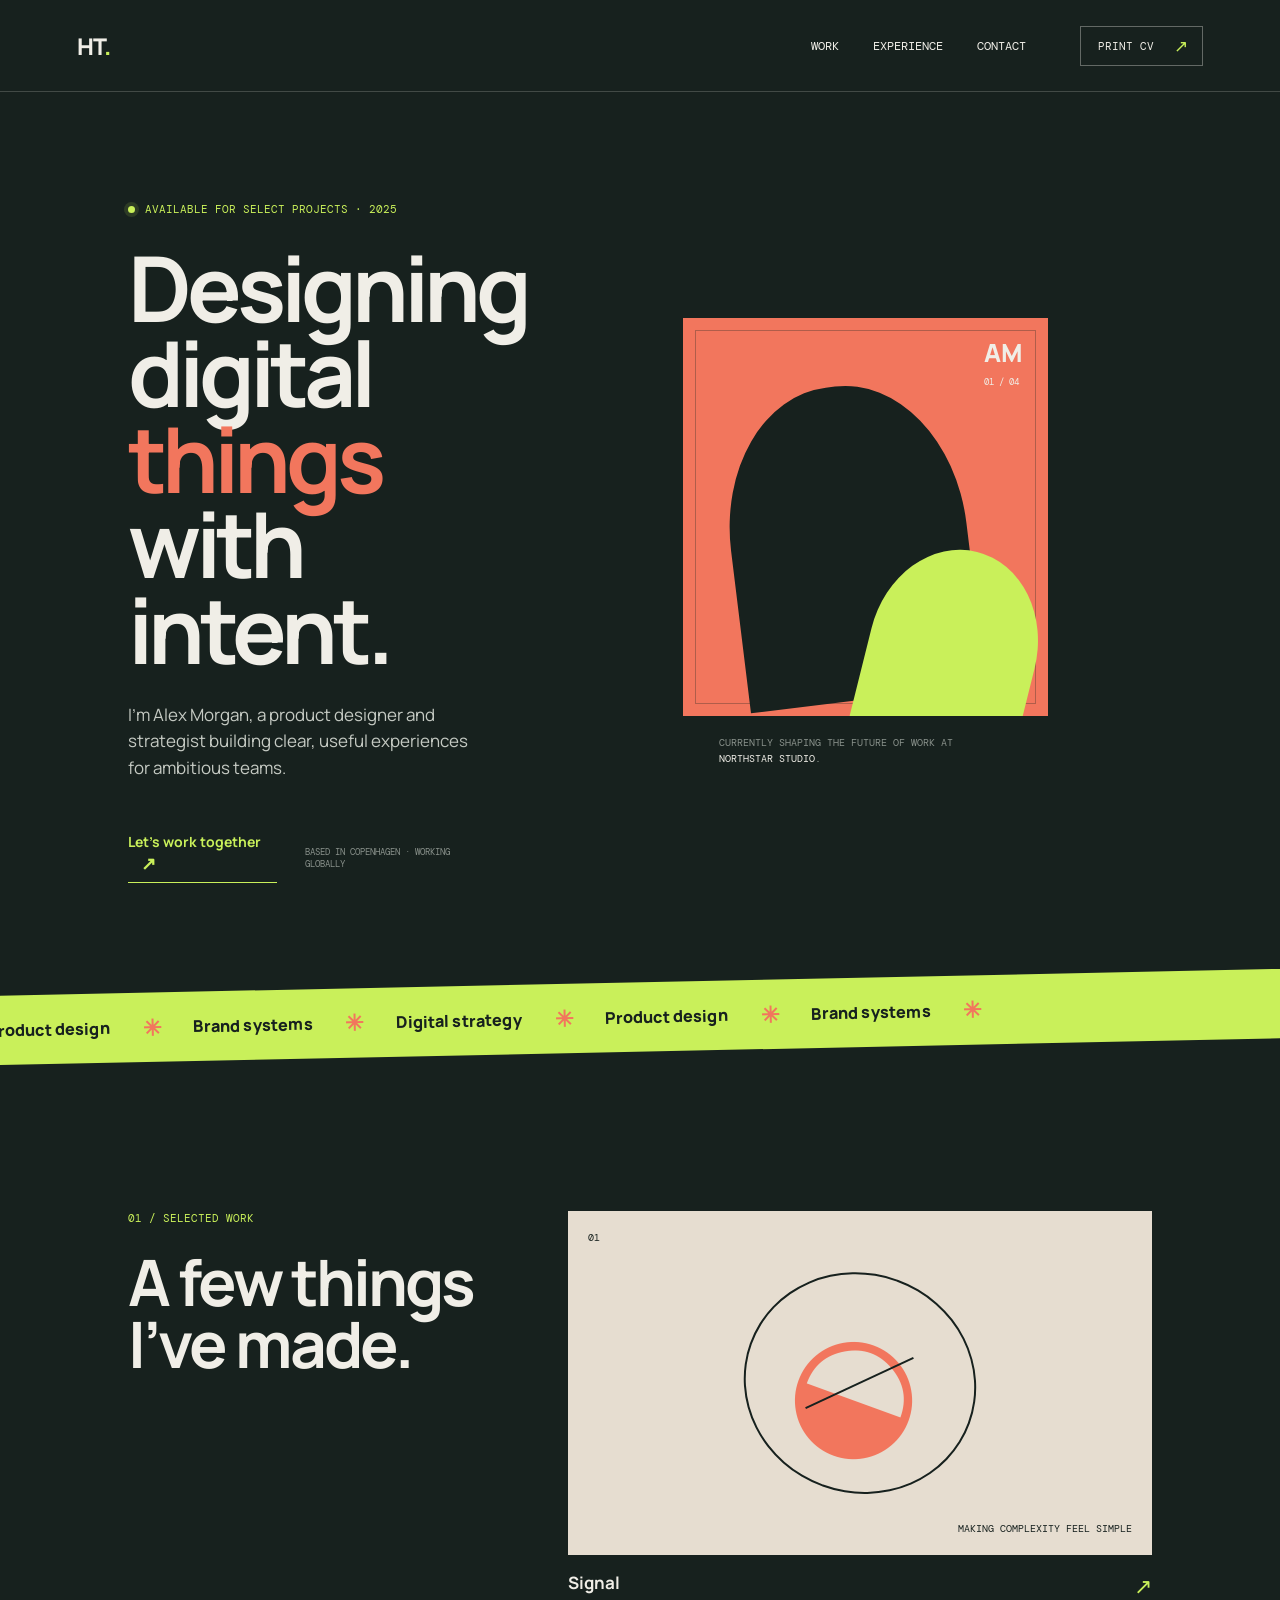
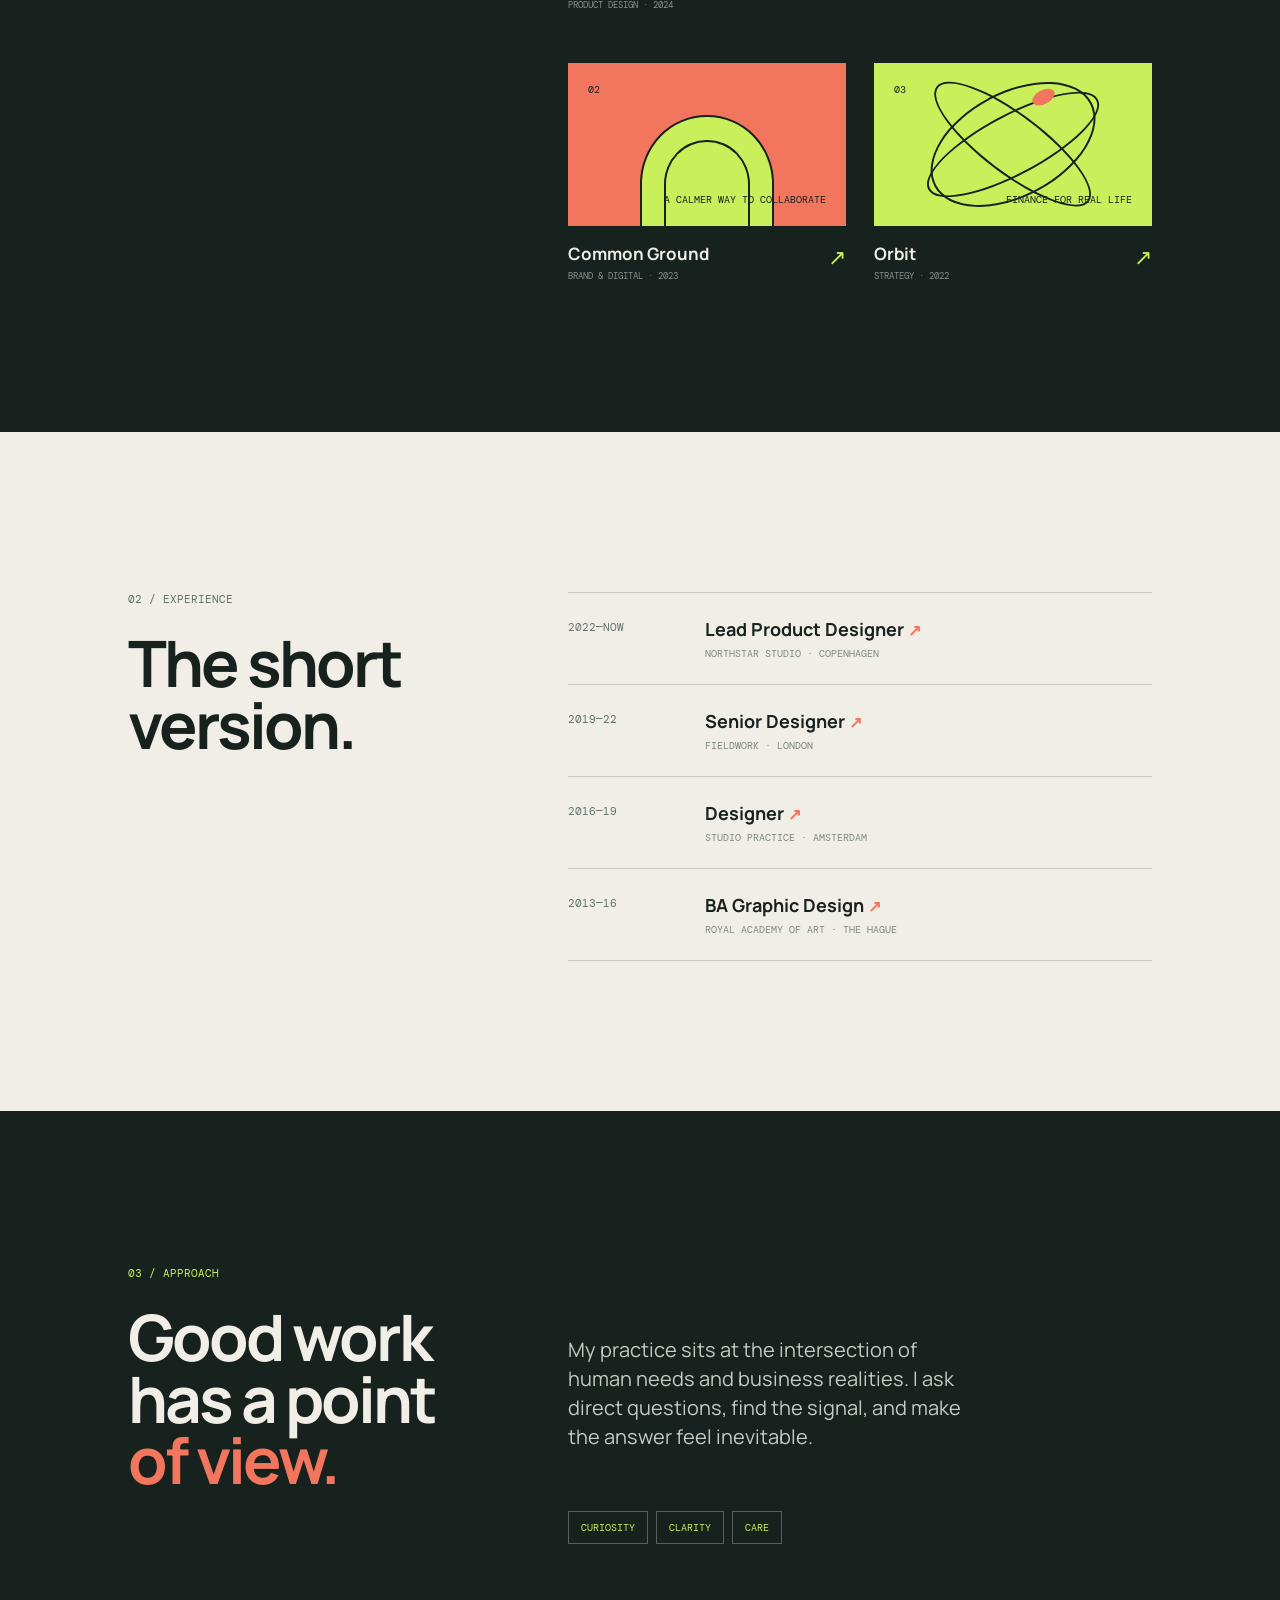
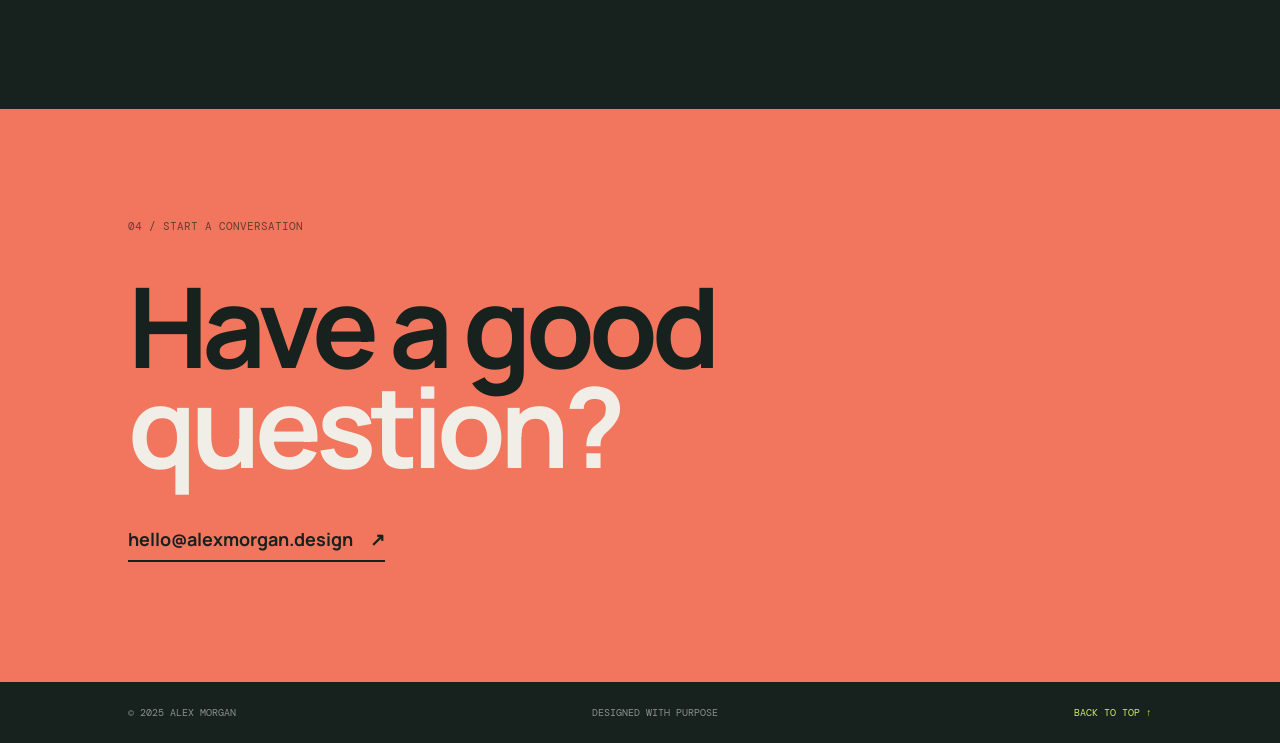
<file: myPortfolioHT/index.html>
<!doctype html>
<html lang="en">
<head>
  <meta charset="UTF-8" />
  <meta name="viewport" content="width=device-width, initial-scale=1.0" />
  <meta name="description" content="Hamdi TORJMEN | Web Developer" />
  <title>Hamdi TORJMEN | Web Developer</title>
  <link rel="preconnect" href="https://fonts.googleapis.com" />
  <link rel="preconnect" href="https://fonts.gstatic.com" crossorigin />
  <link href="https://fonts.googleapis.com/css2?family=DM+Mono:wght@400;500&family=Manrope:wght@400;500;600;700;800&display=swap" rel="stylesheet" />
  <link rel="stylesheet" href="styles.css" />
</head>
<body>
  <div class="site-shell">
    <header class="topbar">
      <a class="wordmark" href="#top" aria-label="Hamdi TORJMEN home">HT<span>.</span></a>
      <nav class="nav-links" aria-label="Primary navigation">
        <a href="#work">Work</a>
        <a href="#experience">Experience</a>
        <a href="#contact">Contact</a>
      </nav>
      <button class="print-button" type="button" data-print aria-label="Print or save this CV">
        <span>Print CV</span>
        <span class="button-arrow" aria-hidden="true">↗</span>
      </button>
    </header>

    <main id="top">
      <section class="hero section-grid" aria-labelledby="intro-title">
        <div class="hero-copy">
          <p class="eyebrow"><span class="status-dot"></span> Available for select projects · 2025</p>
          <h1 id="intro-title">Designing digital<br /><em>things</em> with intent.</h1>
          <p class="intro">I’m Alex Morgan, a product designer and strategist building clear, useful experiences for ambitious teams.</p>
          <div class="hero-actions">
            <a class="text-link" href="mailto:hello@alexmorgan.design">Let’s work together <span>↗</span></a>
            <span class="location">Based in Copenhagen · Working globally</span>
          </div>
        </div>
        <div class="hero-aside">
          <div class="portrait-frame" role="img" aria-label="Abstract portrait placeholder">
            <div class="portrait-shape shape-one"></div>
            <div class="portrait-shape shape-two"></div>
            <div class="portrait-label">AM<br /><span>01 / 04</span></div>
          </div>
          <p class="aside-note">Currently shaping the future of work at <strong>Northstar Studio</strong>.</p>
        </div>
      </section>

      <section class="marquee" aria-label="Areas of practice">
        <div class="marquee-track"><span>Product design</span><i>✳</i><span>Brand systems</span><i>✳</i><span>Digital strategy</span><i>✳</i><span>Product design</span><i>✳</i><span>Brand systems</span><i>✳</i></div>
      </section>

      <section id="work" class="content-section section-grid" aria-labelledby="work-title">
        <div class="section-heading"><p class="section-number">01 / Selected work</p><h2 id="work-title">A few things<br />I’ve made.</h2></div>
        <div class="project-list">
          <article class="project project-featured">
            <div class="project-visual visual-signal"><span class="visual-tag">01</span><div class="signal-mark">◒</div><span class="visual-caption">Making complexity feel simple</span></div>
            <div class="project-meta"><div><h3>Signal</h3><p>Product design · 2024</p></div><a href="#contact" aria-label="Learn more about Signal">↗</a></div>
          </article>
          <article class="project">
            <div class="project-visual visual-arch"><span class="visual-tag">02</span><div class="arch-mark"></div><span class="visual-caption">A calmer way to collaborate</span></div>
            <div class="project-meta"><div><h3>Common Ground</h3><p>Brand & digital · 2023</p></div><a href="#contact" aria-label="Learn more about Common Ground">↗</a></div>
          </article>
          <article class="project">
            <div class="project-visual visual-orbit"><span class="visual-tag">03</span><div class="orbit-mark"><span></span></div><span class="visual-caption">Finance for real life</span></div>
            <div class="project-meta"><div><h3>Orbit</h3><p>Strategy · 2022</p></div><a href="#contact" aria-label="Learn more about Orbit">↗</a></div>
          </article>
        </div>
      </section>

      <section id="experience" class="content-section experience-section section-grid" aria-labelledby="experience-title">
        <div class="section-heading"><p class="section-number">02 / Experience</p><h2 id="experience-title">The short<br />version.</h2></div>
        <div class="experience-list">
          <div class="experience-row"><span class="year">2022—Now</span><div><h3>Lead Product Designer <span>↗</span></h3><p>Northstar Studio · Copenhagen</p></div></div>
          <div class="experience-row"><span class="year">2019—22</span><div><h3>Senior Designer <span>↗</span></h3><p>Fieldwork · London</p></div></div>
          <div class="experience-row"><span class="year">2016—19</span><div><h3>Designer <span>↗</span></h3><p>Studio Practice · Amsterdam</p></div></div>
          <div class="experience-row"><span class="year">2013—16</span><div><h3>BA Graphic Design <span>↗</span></h3><p>Royal Academy of Art · The Hague</p></div></div>
        </div>
      </section>

      <section class="principles section-grid" aria-labelledby="principles-title">
        <div><p class="section-number">03 / Approach</p><h2 id="principles-title">Good work<br />has a point<br /><em>of view.</em></h2></div>
        <div class="principle-copy"><p>My practice sits at the intersection of human needs and business realities. I ask direct questions, find the signal, and make the answer feel inevitable.</p><div class="principle-tags"><span>Curiosity</span><span>Clarity</span><span>Care</span></div></div>
      </section>

      <section id="contact" class="contact-section" aria-labelledby="contact-title">
        <p class="section-number">04 / Start a conversation</p>
        <h2 id="contact-title">Have a good<br /><em>question?</em></h2>
        <a class="contact-email" href="mailto:hello@alexmorgan.design">hello@alexmorgan.design <span>↗</span></a>
      </section>
    </main>

    <footer class="footer"><span>© 2025 Alex Morgan</span><span>Designed with purpose</span><a href="#top">Back to top ↑</a></footer>
  </div>
  <script src="script.js"></script>
</body>
</html>
</file>
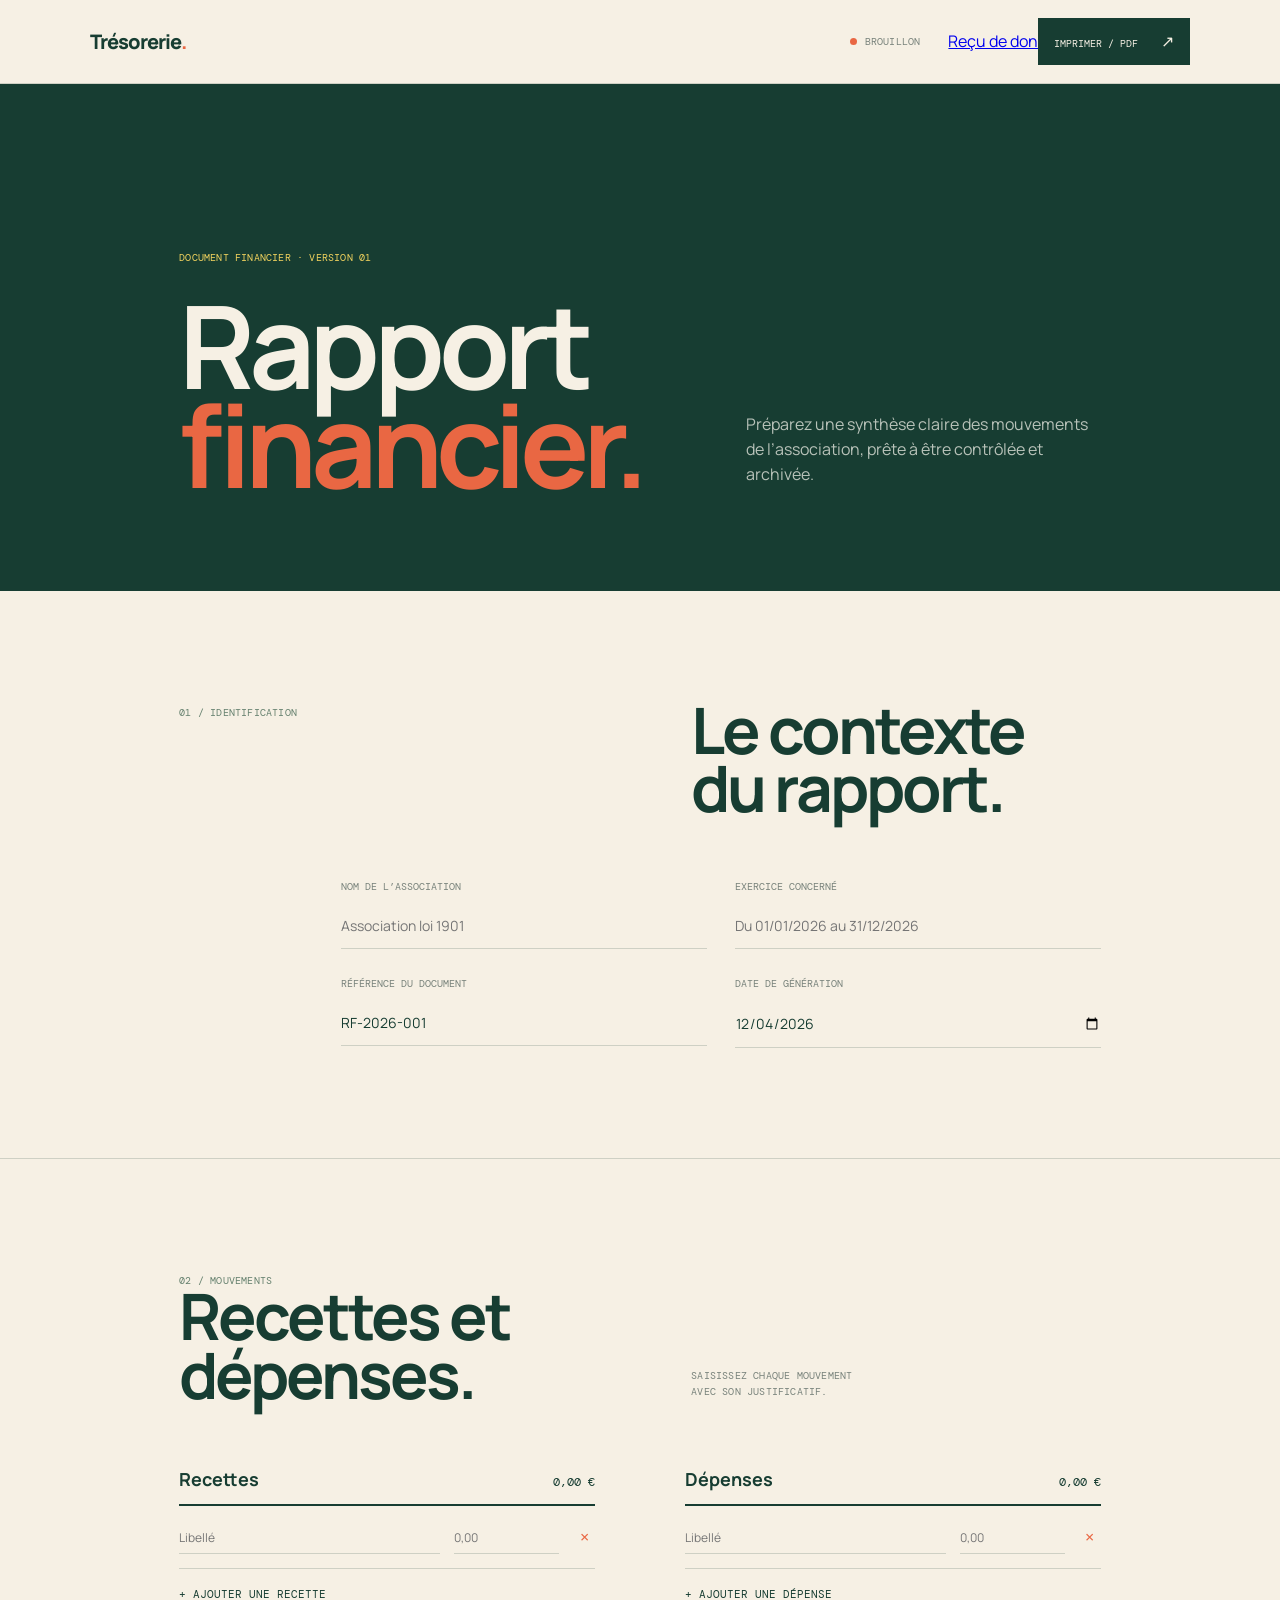
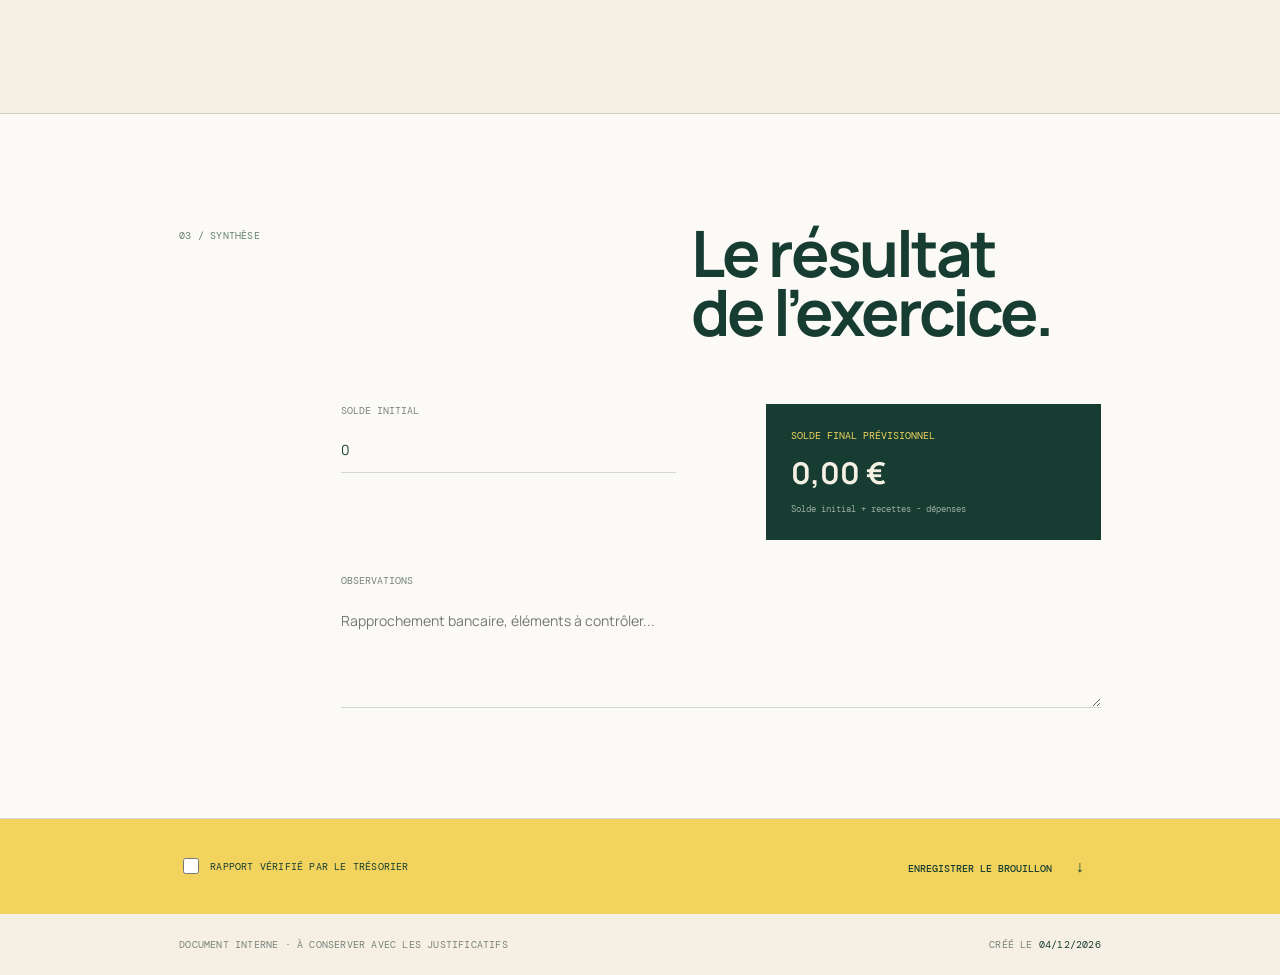
<file: treasurer/index.html>
<!doctype html>
<html lang="fr">
<head>
  <meta charset="UTF-8" />
  <meta name="viewport" content="width=device-width, initial-scale=1.0" />
  <meta name="description" content="Création de rapport financier associatif" />
  <title>Rapport financier | Trésorerie</title>
  <link rel="preconnect" href="https://fonts.googleapis.com" />
  <link rel="preconnect" href="https://fonts.gstatic.com" crossorigin />
  <link href="https://fonts.googleapis.com/css2?family=DM+Mono:wght@400;500&family=Manrope:wght@400;600;700;800&display=swap" rel="stylesheet" />
  <link rel="stylesheet" href="styles.css" />
</head>
<body>
  <main class="app-shell">
    <header class="topbar">
      <a class="brand" href="#top">Trésorerie<span>.</span></a>
      <div class="document-state"><span class="state-dot"></span>Brouillon</div>
      <div class="topbar-actions"><a class="document-link" href="don.html">Reçu de don</a><button class="button button-dark" type="button" data-print>Imprimer / PDF <span aria-hidden="true">↗</span></button></div>
    </header>

    <section class="intro" id="top">
      <p class="kicker">Document financier · Version 01</p>
      <h1>Rapport<br /><em>financier.</em></h1>
      <p class="intro-copy">Préparez une synthèse claire des mouvements de l’association, prête à être contrôlée et archivée.</p>
    </section>

    <form id="report-form">
      <section class="panel identity-panel" aria-labelledby="identity-title">
        <div class="panel-heading"><p class="panel-number">01 / Identification</p><h2 id="identity-title">Le contexte<br />du rapport.</h2></div>
        <div class="field-grid">
          <label>Nom de l’association<input name="association" type="text" placeholder="Association loi 1901" required /></label>
          <label>Exercice concerné<input name="period" type="text" placeholder="Du 01/01/2026 au 31/12/2026" required /></label>
          <label>Référence du document<input name="reference" type="text" value="RF-2026-001" /></label>
          <label>Date de génération<input name="date" type="date" /></label>
        </div>
      </section>

      <section class="panel" aria-labelledby="entries-title">
        <div class="panel-heading entries-heading"><div><p class="panel-number">02 / Mouvements</p><h2 id="entries-title">Recettes et<br />dépenses.</h2></div><p class="helper">Saisissez chaque mouvement<br />avec son justificatif.</p></div>
        <div class="tables-grid">
          <div class="entry-group">
            <div class="group-title"><h3>Recettes</h3><span class="total total-income">0,00 €</span></div>
            <div class="entry-list" data-list="income"></div>
            <button class="add-entry" type="button" data-add="income">+ Ajouter une recette</button>
          </div>
          <div class="entry-group">
            <div class="group-title"><h3>Dépenses</h3><span class="total total-expense">0,00 €</span></div>
            <div class="entry-list" data-list="expense"></div>
            <button class="add-entry" type="button" data-add="expense">+ Ajouter une dépense</button>
          </div>
        </div>
      </section>

      <section class="panel summary-panel" aria-labelledby="summary-title">
        <div class="panel-heading"><p class="panel-number">03 / Synthèse</p><h2 id="summary-title">Le résultat<br />de l’exercice.</h2></div>
        <div class="summary-content">
          <label>Solde initial<input class="money-input" name="opening" type="number" min="0" step="0.01" value="0" /></label>
          <div class="result-box"><span>Solde final prévisionnel</span><strong data-balance>0,00 €</strong><small>Solde initial + recettes - dépenses</small></div>
          <label class="full-width">Observations<textarea name="notes" rows="4" placeholder="Rapprochement bancaire, éléments à contrôler..." ></textarea></label>
        </div>
      </section>

      <section class="validation-bar">
        <label class="check-label"><input type="checkbox" name="validated" /> <span>Rapport vérifié par le trésorier</span></label>
        <button class="button button-accent" type="submit">Enregistrer le brouillon <span aria-hidden="true">↓</span></button>
      </section>
    </form>
    <footer><span>Document interne · À conserver avec les justificatifs</span><span>Créé le <strong data-footer-date>—</strong></span></footer>
  </main>
  <script src="script.js"></script>
</body>
</html>
</file>
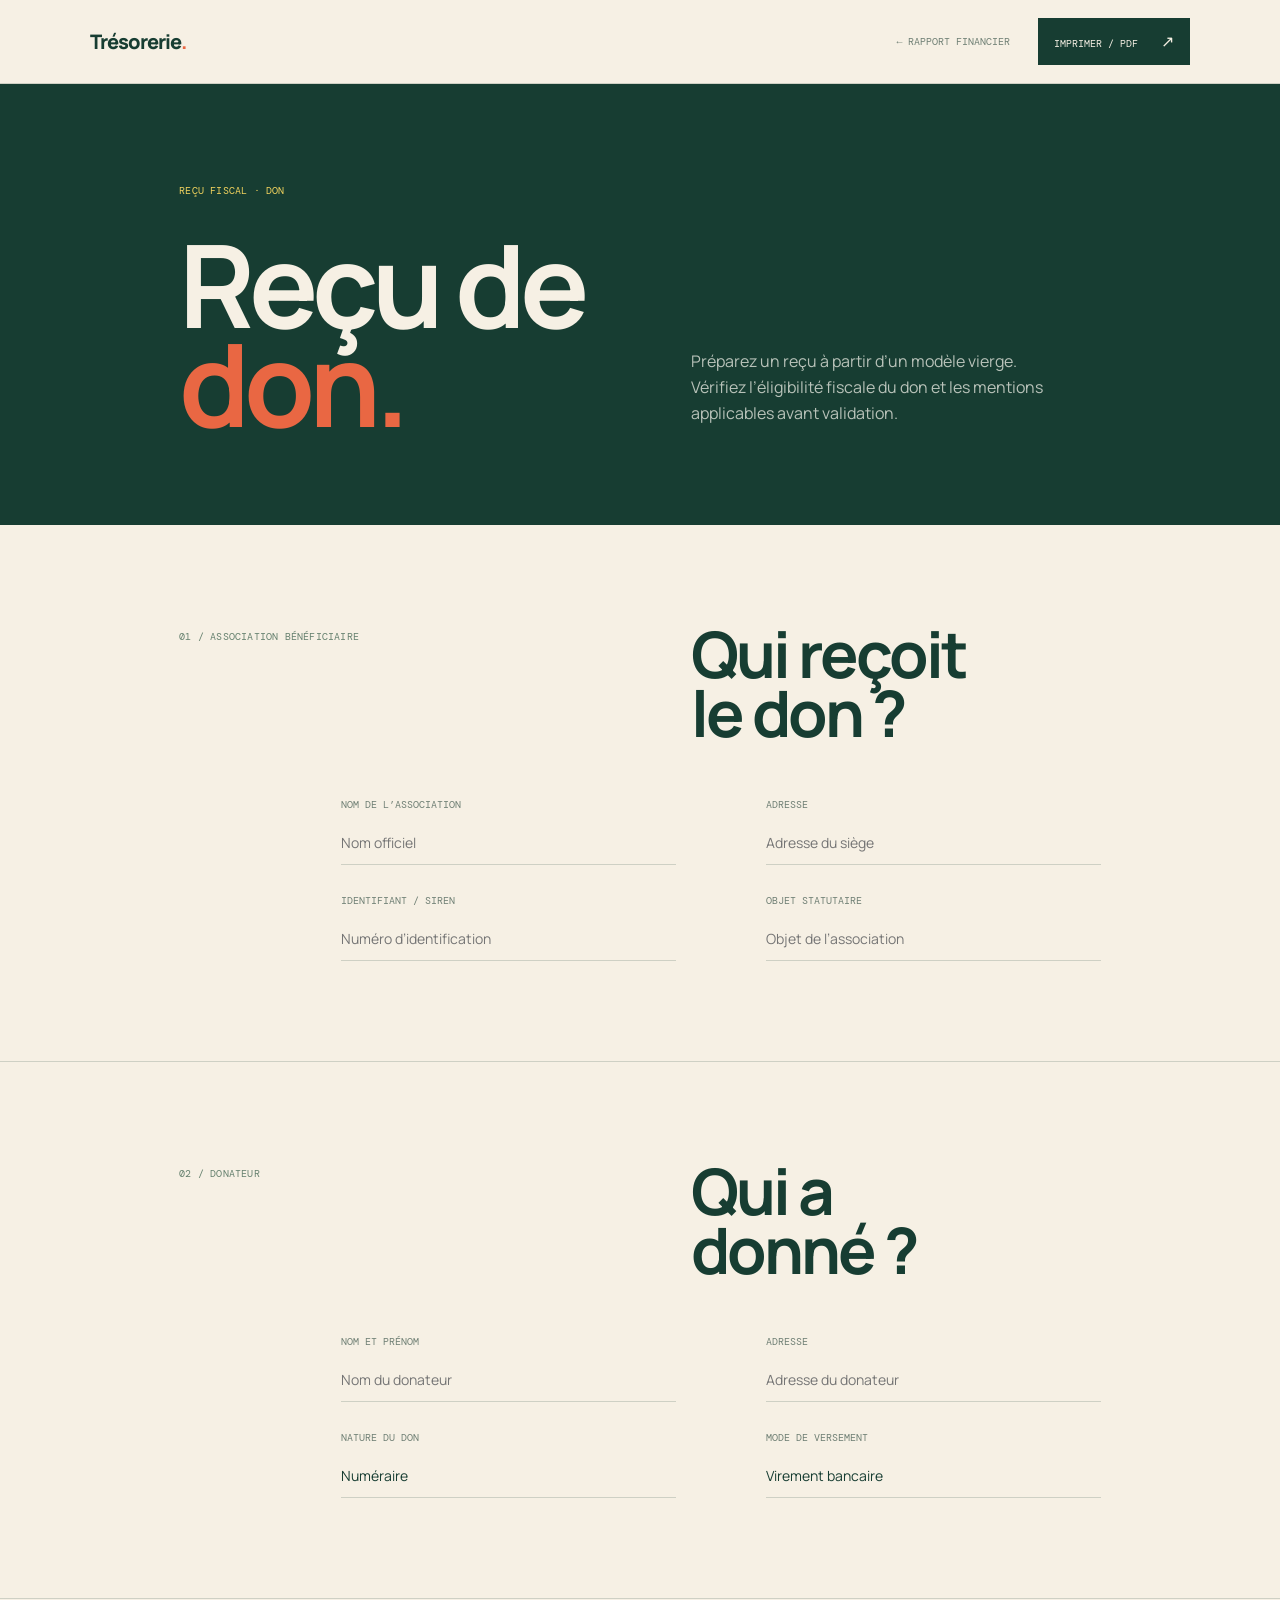
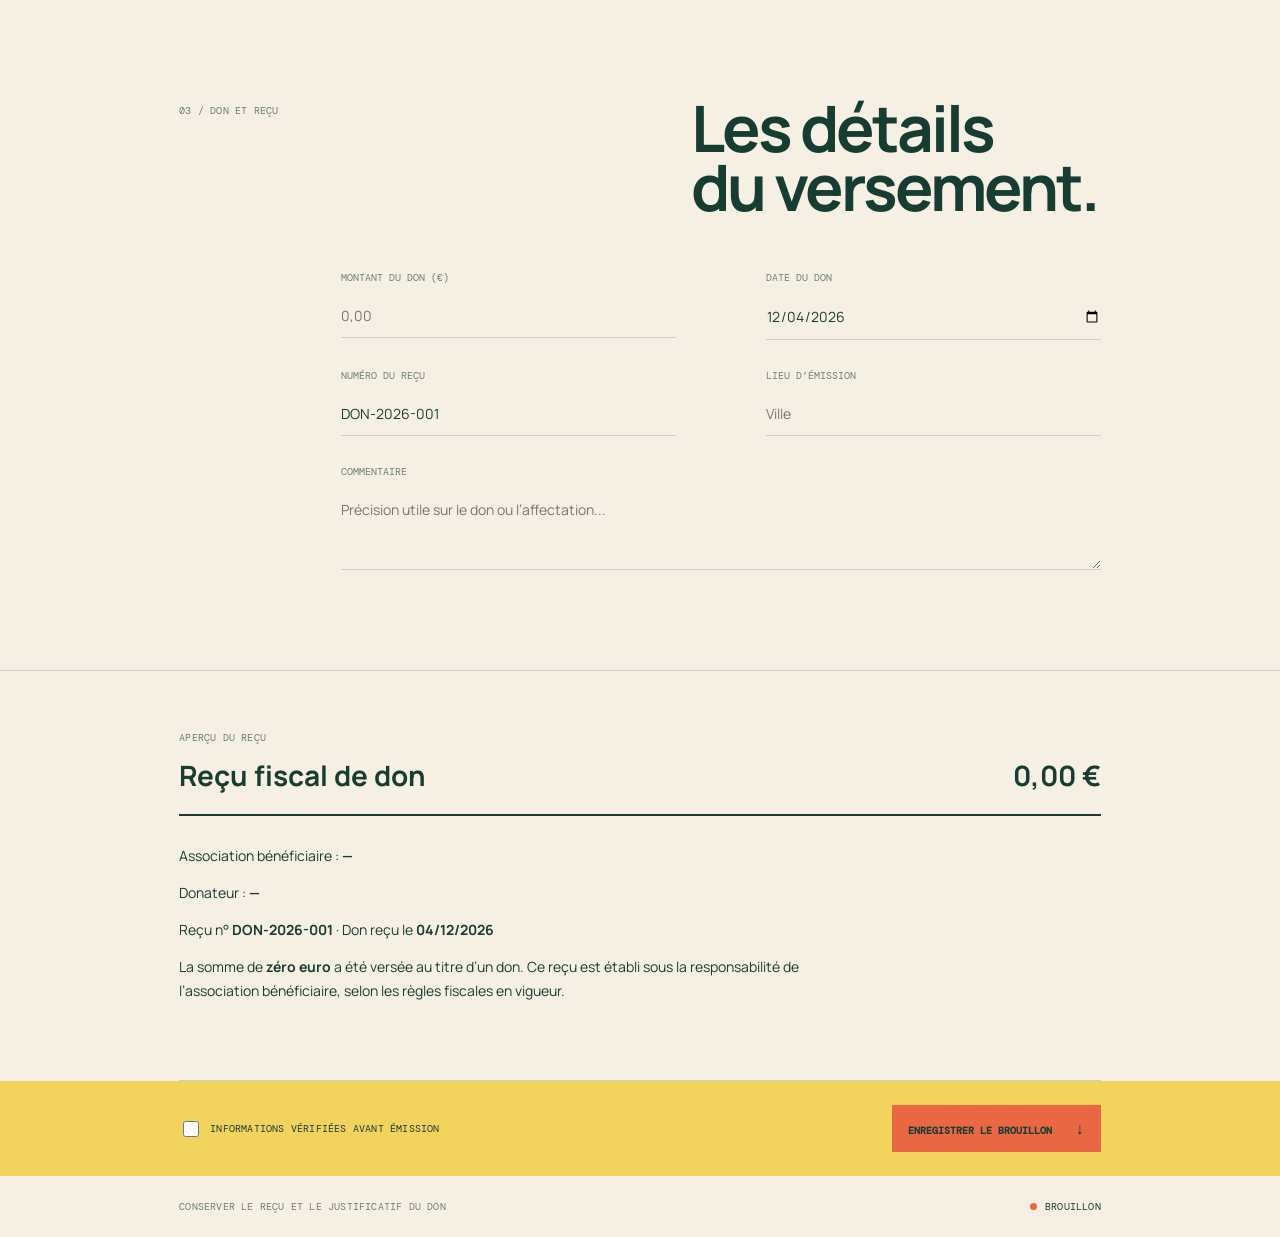
<file: treasurer/don.html>
<!doctype html>
<html lang="fr">
<head>
  <meta charset="UTF-8" />
  <meta name="viewport" content="width=device-width, initial-scale=1.0" />
  <meta name="description" content="Création d'un reçu fiscal de don" />
  <title>Reçu fiscal de don | Trésorerie</title>
  <link rel="preconnect" href="https://fonts.googleapis.com" />
  <link rel="preconnect" href="https://fonts.gstatic.com" crossorigin />
  <link href="https://fonts.googleapis.com/css2?family=DM+Mono:wght@400;500&family=Manrope:wght@400;600;700;800&display=swap" rel="stylesheet" />
  <link rel="stylesheet" href="don.css" />
</head>
<body>
  <main class="app-shell">
    <header class="topbar"><a class="brand" href="index.html">Trésorerie<span>.</span></a><a class="back-link" href="index.html">← Rapport financier</a><button class="button button-dark" type="button" data-print>Imprimer / PDF <span aria-hidden="true">↗</span></button></header>
    <section class="hero"><div><p class="kicker">Reçu fiscal · Don</p><h1>Reçu de<br /><em>don.</em></h1></div><p class="hero-note">Préparez un reçu à partir d’un modèle vierge. Vérifiez l’éligibilité fiscale du don et les mentions applicables avant validation.</p></section>

    <form id="don-form">
      <section class="panel"><div class="panel-heading"><p class="panel-number">01 / Association bénéficiaire</p><h2>Qui reçoit<br />le don ?</h2></div><div class="field-grid"><label>Nom de l’association<input name="association" type="text" placeholder="Nom officiel" required /></label><label>Adresse<input name="address" type="text" placeholder="Adresse du siège" required /></label><label>Identifiant / SIREN<input name="identifier" type="text" placeholder="Numéro d’identification" /></label><label>Objet statutaire<input name="purpose" type="text" placeholder="Objet de l’association" /></label></div></section>
      <section class="panel"><div class="panel-heading"><p class="panel-number">02 / Donateur</p><h2>Qui a<br />donné ?</h2></div><div class="field-grid"><label>Nom et prénom<input name="donor" type="text" placeholder="Nom du donateur" required /></label><label>Adresse<input name="donorAddress" type="text" placeholder="Adresse du donateur" required /></label><label>Nature du don<select name="nature"><option>Numéraire</option><option>Abandon de frais</option><option>Don en nature</option></select></label><label>Mode de versement<select name="payment"><option>Virement bancaire</option><option>Chèque</option><option>Espèces</option><option>Carte bancaire</option></select></label></div></section>
      <section class="panel"><div class="panel-heading"><p class="panel-number">03 / Don et reçu</p><h2>Les détails<br />du versement.</h2></div><div class="field-grid"><label>Montant du don (€)<input name="amount" type="number" min="0" step="0.01" placeholder="0,00" required /></label><label>Date du don<input name="donDate" type="date" required /></label><label>Numéro du reçu<input name="receipt" type="text" value="DON-2026-001" required /></label><label>Lieu d’émission<input name="place" type="text" placeholder="Ville" /></label><label class="wide">Commentaire<textarea name="comment" rows="3" placeholder="Précision utile sur le don ou l’affectation..." ></textarea></label></div></section>
      <section class="preview"><div class="preview-top"><div><p class="panel-number">Aperçu du reçu</p><h2>Reçu fiscal de don</h2></div><strong data-preview-amount>0,00 €</strong></div><div class="receipt-copy"><p>Association bénéficiaire : <strong data-preview-association>—</strong></p><p>Donateur : <strong data-preview-donor>—</strong></p><p>Reçu n° <strong data-preview-receipt>DON-2026-001</strong> · Don reçu le <strong data-preview-date>—</strong></p><p>La somme de <strong data-preview-amount-text>zéro euro</strong> a été versée au titre d’un don. Ce reçu est établi sous la responsabilité de l’association bénéficiaire, selon les règles fiscales en vigueur.</p></div></section>
      <section class="validation-bar"><label class="check-label"><input type="checkbox" name="verified" required /> <span>Informations vérifiées avant émission</span></label><button class="button button-accent" type="submit">Enregistrer le brouillon <span aria-hidden="true">↓</span></button></section>
    </form>
    <footer><span>Conserver le reçu et le justificatif du don</span><span class="status"><span class="state-dot"></span><span data-status>Brouillon</span></span></footer>
  </main>
  <script src="don.js"></script>
</body>
</html>
</file>
<file: myPortfolioHT/styles.css>
:root {
  --ink: #17211e;
  --paper: #f0eee7;
  --lime: #c9f05a;
  --coral: #f2765d;
  --muted: #65706a;
  --line: rgba(23, 33, 30, 0.18);
  --display: 'Manrope', sans-serif;
  --mono: 'DM Mono', monospace;
}

* { box-sizing: border-box; }
html { scroll-behavior: smooth; }
body { margin: 0; background: var(--ink); color: var(--paper); font-family: var(--display); }
 .reveal { opacity: 0; transform: translateY(18px); transition: opacity .7s ease, transform .7s ease; }
 .reveal.is-visible { opacity: 1; transform: translateY(0); }
a { color: inherit; text-decoration: none; }
.site-shell { max-width: 1440px; margin: 0 auto; overflow: hidden; }
.topbar { height: 92px; padding: 0 6vw; display: flex; align-items: center; justify-content: space-between; border-bottom: 1px solid rgba(240,238,231,.2); }
.wordmark { font-size: 23px; font-weight: 800; letter-spacing: -1px; }
.wordmark span { color: var(--lime); }
.nav-links { display: flex; gap: 34px; margin-left: auto; margin-right: 54px; font: 12px var(--mono); text-transform: uppercase; letter-spacing: 0; }
.nav-links a, .footer a { transition: color .2s ease; }
.nav-links a:hover, .footer a:hover { color: var(--lime); }
.print-button { border: 1px solid rgba(240,238,231,.35); background: transparent; color: var(--paper); padding: 12px 14px 12px 17px; display: flex; align-items: center; gap: 20px; font: 11px var(--mono); cursor: pointer; text-transform: uppercase; }
.button-arrow { color: var(--lime); font-size: 17px; line-height: 10px; }
.section-grid { display: grid; grid-template-columns: minmax(240px, .75fr) minmax(0, 1.25fr); gap: 7vw; padding-left: 10vw; padding-right: 10vw; }
.hero { min-height: 695px; padding-top: 110px; padding-bottom: 100px; align-items: center; }
.eyebrow, .section-number, .year, .project-meta p, .location { color: var(--lime); font: 11px var(--mono); letter-spacing: 0; text-transform: uppercase; }
.eyebrow { display: flex; align-items: center; gap: 10px; }
.status-dot { width: 7px; height: 7px; border-radius: 50%; background: var(--lime); box-shadow: 0 0 0 4px rgba(201,240,90,.12); }
h1, h2, h3, p { margin-top: 0; }
h1 { margin: 29px 0 30px; font-size: clamp(3.8rem, 7.1vw, 7.2rem); line-height: .94; letter-spacing: -5px; font-weight: 700; }
h1 em, h2 em { color: var(--coral); font-style: normal; }
.intro { max-width: 430px; color: #c5cac3; font-size: 17px; line-height: 1.55; }
.hero-actions { display: flex; align-items: center; gap: 28px; margin-top: 51px; }
.text-link { color: var(--lime); border-bottom: 1px solid var(--lime); padding-bottom: 7px; font-size: 14px; font-weight: 700; }
.text-link span, .contact-email span { display: inline-block; margin-left: 13px; font-size: 18px; transition: transform .2s ease; }
.text-link:hover span, .contact-email:hover span { transform: translate(3px,-3px); }
.location { color: #89918b; font-size: 9px; }
.hero-aside { align-self: stretch; display: flex; flex-direction: column; justify-content: center; padding-left: 9vw; }
.portrait-frame { aspect-ratio: 1 / 1.09; max-width: 365px; background: var(--coral); position: relative; overflow: hidden; }
.portrait-frame:after { content: ''; position: absolute; inset: 12px; border: 1px solid rgba(23,33,30,.3); }
.portrait-shape { position: absolute; background: var(--ink); z-index: 1; }
.shape-one { width: 65%; height: 79%; left: 13%; top: 17%; border-radius: 48% 48% 0 0; transform: rotate(-7deg); }
.shape-two { width: 46%; height: 50%; right: 3%; bottom: -8%; border-radius: 50% 50% 0 0; background: var(--lime); transform: rotate(14deg); }
.portrait-label { position: absolute; z-index: 2; top: 24px; right: 25px; color: var(--paper); font-size: 25px; font-weight: 800; line-height: .9; }
.portrait-label span { font: 9px var(--mono); }
.aside-note { max-width: 235px; margin: 19px 0 0 36px; color: #89918b; font: 10px/1.6 var(--mono); text-transform: uppercase; }
.aside-note strong { color: var(--paper); font-weight: 400; }
.marquee { background: var(--lime); color: var(--ink); padding: 19px 0; overflow: hidden; transform: rotate(-1.2deg) scale(1.02); }
.marquee-track { width: max-content; display: flex; align-items: center; gap: 32px; font-size: 16px; font-weight: 800; animation: drift 24s linear infinite; }
.marquee i { font-style: normal; font-size: 22px; color: var(--coral); }
@keyframes drift { to { transform: translateX(-32%); } }
.content-section { padding-top: 160px; padding-bottom: 150px; }
.section-heading h2, .principles h2 { margin-top: 26px; font-size: clamp(2.7rem, 5vw, 5.1rem); line-height: .96; letter-spacing: -3px; }
.project-list { display: grid; grid-template-columns: repeat(2, 1fr); gap: 52px 28px; }
.project-featured { grid-column: 1 / -1; }
.project-visual { aspect-ratio: 1.7; position: relative; padding: 20px; overflow: hidden; color: var(--ink); }
.visual-tag, .visual-caption { position: absolute; z-index: 2; font: 10px var(--mono); text-transform: uppercase; }
.visual-tag { top: 20px; left: 20px; }.visual-caption { right: 20px; bottom: 20px; }
.visual-signal { background: #e6ddd0; }.signal-mark { position: absolute; inset: 18% 30%; border: 2px solid var(--ink); border-radius: 50%; font-size: 12vw; line-height: 1.1; display: flex; justify-content: center; align-items: center; color: var(--coral); transform: rotate(20deg); }
.signal-mark:after { content: ''; position: absolute; width: 52%; height: 2px; background: var(--ink); transform: rotate(-45deg); }
.visual-arch { background: var(--coral); }.arch-mark { position: absolute; width: 48%; height: 84%; bottom: -16%; left: 26%; background: var(--lime); border: 2px solid var(--ink); border-radius: 50% 50% 0 0; }.arch-mark:after { content: ''; position: absolute; inset: 17%; border: 2px solid var(--ink); border-bottom: 0; border-radius: 50% 50% 0 0; }
.visual-orbit { background: var(--lime); }.orbit-mark { position: absolute; inset: 18%; border: 2px solid var(--ink); border-radius: 50%; transform: rotate(-28deg); }.orbit-mark:before, .orbit-mark:after { content: ''; position: absolute; inset: 20% -5%; border: 2px solid var(--ink); border-radius: 50%; }.orbit-mark:after { transform: rotate(65deg); }.orbit-mark span { position: absolute; width: 14%; height: 14%; border-radius: 50%; background: var(--coral); top: 16%; right: 15%; }
.project-meta { display: flex; justify-content: space-between; align-items: flex-start; padding-top: 15px; border-top: 1px solid var(--line); }.project-meta h3 { margin: 0 0 5px; font-size: 17px; }.project-meta p { margin: 0; color: #89918b; font-size: 9px; }.project-meta > a { color: var(--lime); font-size: 22px; }
.experience-section { background: var(--paper); color: var(--ink); }.experience-section .section-number { color: #60716a; }.experience-list { border-top: 1px solid var(--line); }.experience-row { display: grid; grid-template-columns: 112px 1fr; gap: 25px; padding: 24px 0; border-bottom: 1px solid var(--line); }.experience-row .year { color: #60716a; padding-top: 3px; }.experience-row h3 { font-size: 18px; margin: 0 0 6px; }.experience-row h3 span { color: var(--coral); font-size: 16px; }.experience-row p { margin: 0; color: #7d8881; font: 10px var(--mono); text-transform: uppercase; }
.principles { padding-top: 155px; padding-bottom: 165px; align-items: end; }.principle-copy { max-width: 405px; }.principle-copy > p { color: #c5cac3; font-size: 20px; line-height: 1.45; }.principle-tags { display: flex; gap: 8px; margin-top: 60px; }.principle-tags span { border: 1px solid rgba(240,238,231,.3); padding: 9px 12px; color: var(--lime); font: 10px var(--mono); text-transform: uppercase; }
.contact-section { background: var(--coral); color: var(--ink); padding: 110px 10vw 120px; }.contact-section .section-number { color: rgba(23,33,30,.65); }.contact-section h2 { margin: 42px 0 52px; font-size: clamp(3.4rem, 8.7vw, 9rem); line-height: .9; letter-spacing: -6px; }.contact-section h2 em { color: var(--paper); }.contact-email { display: inline-block; border-bottom: 2px solid var(--ink); padding-bottom: 9px; font-size: 18px; font-weight: 700; }
.footer { display: flex; justify-content: space-between; padding: 24px 10vw; color: #89918b; font: 10px var(--mono); text-transform: uppercase; }.footer a { color: var(--lime); }
@media (max-width: 760px) { .topbar { height: 74px; padding: 0 7vw; }.nav-links { display: none; }.print-button { padding: 9px 10px 9px 12px; gap: 10px; }.section-grid { display: block; padding-left: 7vw; padding-right: 7vw; }.hero { min-height: auto; padding-top: 78px; padding-bottom: 85px; }.hero-copy h1 { letter-spacing: -3px; }.hero-aside { padding: 70px 0 0 12vw; }.portrait-frame { max-width: none; width: 84%; }.hero-actions { display: block; margin-top: 38px; }.location { display: block; margin-top: 25px; }.content-section { padding-top: 100px; padding-bottom: 100px; }.section-heading { margin-bottom: 60px; }.section-heading h2 { letter-spacing: -2px; margin-top: 17px; }.project-list { grid-template-columns: 1fr; gap: 42px; }.project-featured { grid-column: auto; }.project-visual { aspect-ratio: 1.25; }.signal-mark { font-size: 26vw; }.experience-row { grid-template-columns: 90px 1fr; gap: 14px; }.experience-row h3 { font-size: 15px; }.principles { padding-top: 100px; padding-bottom: 105px; }.principle-copy { margin-top: 55px; }.principle-copy > p { font-size: 18px; }.principle-tags { margin-top: 35px; }.contact-section { padding: 78px 7vw 90px; }.contact-section h2 { letter-spacing: -3px; margin: 35px 0 40px; }.footer { padding: 22px 7vw; gap: 15px; flex-wrap: wrap; }.footer span:nth-child(2) { display: none; } }
@media print { body { background: white; color: black; } .site-shell { max-width: none; }.topbar, .marquee, .hero-aside, .hero-actions, .contact-section, .footer { display: none; }.hero, .content-section, .principles { min-height: auto; padding: 30px; }.section-grid { display: block; padding-left: 30px; padding-right: 30px; }.project-list { grid-template-columns: repeat(2, 1fr); }.experience-section { background: white; }.project-visual { break-inside: avoid; } }
</file>
<file: treasurer/styles.css>
:root {
  --ink: #173d32;
  --paper: #f6f0e4;
  --panel: #fbfaf6;
  --lime: #f2d35e;
  --coral: #e96743;
  --muted: #78827b;
  --line: rgba(23, 61, 50, .18);
  --display: 'Manrope', sans-serif;
  --mono: 'DM Mono', monospace;
}
* { box-sizing: border-box; }
body { margin: 0; background: var(--paper); color: var(--ink); font-family: var(--display); }
button, input, textarea { font: inherit; }
button { cursor: pointer; }
.app-shell { max-width: 1440px; margin: 0 auto; overflow: hidden; }
.topbar { min-height: 84px; padding: 0 7vw; display: flex; align-items: center; gap: 28px; border-bottom: 1px solid var(--line); }
.brand { color: var(--ink); font-size: 20px; font-weight: 800; letter-spacing: -1px; text-decoration: none; margin-right: auto; }.brand span { color: var(--coral); }
.document-state, .kicker, .panel-number, .helper, footer, .check-label { font: 10px var(--mono); text-transform: uppercase; letter-spacing: .02em; }.document-state { color: var(--muted); }.state-dot { display: inline-block; width: 7px; height: 7px; margin-right: 8px; border-radius: 50%; background: var(--coral); }
.button { border: 0; padding: 13px 16px; font: 10px var(--mono); text-transform: uppercase; }.button span { margin-left: 17px; font-size: 16px; }.button-dark { background: var(--ink); color: var(--paper); }.button-accent { background: var(--lime); color: var(--ink); font-weight: 500; }
.intro { padding: 110px 14vw 96px; display: grid; grid-template-columns: 1fr 1fr; gap: 8vw; align-items: end; background: var(--ink); color: var(--paper); }.kicker, .panel-number { color: #65806e; }.intro .kicker { color: var(--lime); grid-column: 1 / -1; margin: 0 0 -70px; }.intro h1 { margin: 0; font-size: clamp(4rem, 9vw, 9.2rem); line-height: .86; letter-spacing: -6px; }.intro em { color: var(--coral); font-style: normal; }.intro-copy { max-width: 350px; margin: 0 0 8px; color: #b8c2b9; font-size: 16px; line-height: 1.55; }
.panel { padding: 110px 14vw; border-bottom: 1px solid var(--line); }.panel-heading { display: grid; grid-template-columns: 1fr 1fr; gap: 8vw; margin-bottom: 62px; }.panel-number { margin: 5px 0 0; }.panel h2 { margin: 0; font-size: clamp(2.5rem, 5vw, 5rem); line-height: .92; letter-spacing: -3px; }.field-grid { display: grid; grid-template-columns: 1fr 1fr; gap: 28px; max-width: 760px; margin-left: auto; }label { display: flex; flex-direction: column; gap: 10px; color: var(--muted); font: 10px var(--mono); text-transform: uppercase; }input, textarea { width: 100%; border: 0; border-bottom: 1px solid var(--line); border-radius: 0; padding: 13px 0; outline: 0; background: transparent; color: var(--ink); font: 14px var(--display); }input:focus, textarea:focus { border-color: var(--coral); }textarea { resize: vertical; line-height: 1.5; }
.entries-heading { align-items: end; }.helper { color: var(--muted); line-height: 1.6; margin: 0 0 5px; }.tables-grid { display: grid; grid-template-columns: 1fr 1fr; gap: 7vw; }.group-title { display: flex; align-items: baseline; justify-content: space-between; padding-bottom: 13px; border-bottom: 2px solid var(--ink); }.group-title h3 { margin: 0; font-size: 18px; }.total { font: 12px var(--mono); }.entry-row { display: grid; grid-template-columns: 1fr 105px 22px; gap: 14px; align-items: end; padding: 14px 0; border-bottom: 1px solid var(--line); }.entry-row input { padding: 7px 0; font-size: 12px; }.entry-row .remove-entry { border: 0; padding: 4px 0; background: transparent; color: var(--coral); font-size: 19px; }.add-entry { border: 0; margin-top: 18px; padding: 0; background: transparent; color: var(--ink); font: 11px var(--mono); text-transform: uppercase; }.add-entry:hover { color: var(--coral); }
.summary-panel { background: var(--panel); }.summary-content { display: grid; grid-template-columns: 1fr 1fr; gap: 34px 7vw; max-width: 760px; margin-left: auto; }.result-box { padding: 25px; background: var(--ink); color: var(--paper); display: flex; flex-direction: column; gap: 10px; }.result-box span, .result-box small { color: var(--lime); font: 10px var(--mono); text-transform: uppercase; }.result-box strong { color: var(--paper); font-size: 30px; }.result-box small { color: #9eada1; font-size: 9px; text-transform: none; }.full-width { grid-column: 1 / -1; }.validation-bar { display: flex; align-items: center; justify-content: space-between; gap: 20px; padding: 24px 14vw; background: var(--lime); }.check-label { color: var(--ink); display: flex; flex-direction: row; align-items: center; gap: 8px; }.check-label input { width: 16px; height: 16px; accent-color: var(--coral); }footer { display: flex; justify-content: space-between; padding: 24px 14vw; color: var(--muted); }footer strong { color: var(--ink); font-weight: 400; }
@media (max-width: 720px) { .topbar { padding: 0 7vw; min-height: 72px; }.document-state { display: none; }.button-dark { padding: 10px; }.button-dark span { margin-left: 8px; }.intro { display: block; padding: 76px 7vw 82px; }.intro .kicker { margin: 0 0 45px; }.intro h1 { letter-spacing: -3px; }.intro-copy { margin-top: 40px; }.panel { padding: 76px 7vw; }.panel-heading, .field-grid, .tables-grid, .summary-content { display: block; }.panel-heading { margin-bottom: 45px; }.panel-heading h2 { margin-top: 18px; }.field-grid label + label, .summary-content label + label { margin-top: 27px; }.entries-heading .helper { margin-top: 24px; }.entry-group + .entry-group { margin-top: 52px; }.validation-bar { align-items: stretch; flex-direction: column; padding: 22px 7vw; }.button-accent { width: 100%; }.check-label { line-height: 1.5; }footer { padding: 20px 7vw; gap: 12px; flex-direction: column; } }
@media print { body { background: #fff; }.topbar, .validation-bar, footer, .add-entry, .remove-entry { display: none; }.intro { padding: 35px; }.panel { padding: 35px; break-inside: avoid; }.app-shell { max-width: none; }.entry-row input { border-bottom: 0; }.summary-panel { background: white; } }
</file>
<file: treasurer/don.css>
:root { --ink:#173d32; --paper:#f6f0e4; --panel:#fffaf1; --lime:#f2d35e; --coral:#e96743; --muted:#6f7f74; --line:rgba(23,61,50,.18); --display:'Manrope',sans-serif; --mono:'DM Mono',monospace; }
* { box-sizing:border-box; } body { margin:0; background:var(--paper); color:var(--ink); font-family:var(--display); } button,input,textarea,select { font:inherit; } button { cursor:pointer; } .app-shell { max-width:1440px; margin:auto; overflow:hidden; }
.topbar { min-height:84px; padding:0 7vw; display:flex; align-items:center; gap:28px; border-bottom:1px solid var(--line); } .brand { color:var(--ink); font-size:20px; font-weight:800; letter-spacing:-1px; text-decoration:none; margin-right:auto; }.brand span { color:var(--coral); }.back-link { color:var(--muted); font:10px var(--mono); text-decoration:none; text-transform:uppercase; }.back-link:hover { color:var(--coral); }.button { border:0; padding:13px 16px; font:10px var(--mono); text-transform:uppercase; }.button span { margin-left:17px; font-size:16px; }.button-dark { background:var(--ink); color:var(--paper); }
.hero { padding:100px 14vw 92px; display:grid; grid-template-columns:1fr 1fr; gap:8vw; align-items:end; background:var(--ink); color:var(--paper); }.kicker,.panel-number,.check-label,footer { font:10px var(--mono); text-transform:uppercase; letter-spacing:.02em; }.kicker,.panel-number { color:#65806e; }.hero .kicker { color:var(--lime); margin:0 0 38px; }.hero h1 { margin:0; font-size:clamp(4rem,9vw,9.2rem); line-height:.86; letter-spacing:-6px; }.hero em { color:var(--coral); font-style:normal; }.hero-note { max-width:370px; margin:0 0 7px; color:#b8c2b9; font-size:16px; line-height:1.6; }
.panel { padding:100px 14vw; border-bottom:1px solid var(--line); }.panel-heading { display:grid; grid-template-columns:1fr 1fr; gap:8vw; margin-bottom:55px; }.panel-number { margin:5px 0 0; }.panel h2 { margin:0; font-size:clamp(2.5rem,5vw,5rem); line-height:.92; letter-spacing:-3px; }.field-grid { display:grid; grid-template-columns:1fr 1fr; gap:29px 7vw; max-width:760px; margin-left:auto; }label { display:flex; flex-direction:column; gap:10px; color:var(--muted); font:10px var(--mono); text-transform:uppercase; }input,textarea,select { width:100%; border:0; border-bottom:1px solid var(--line); border-radius:0; padding:12px 0; outline:0; background:transparent; color:var(--ink); font:14px var(--display); }select { appearance:none; }input:focus,textarea:focus,select:focus { border-color:var(--coral); }textarea { resize:vertical; }.wide { grid-column:1/-1; }
.preview { margin:0 14vw; padding:55px 0 65px; border-bottom:1px solid var(--line); }.preview-top { display:flex; align-items:end; justify-content:space-between; border-bottom:2px solid var(--ink); padding-bottom:20px; }.preview-top h2 { margin:12px 0 0; font-size:28px; }.preview-top strong { font-size:28px; }.receipt-copy { max-width:700px; padding:28px 0 0; font-size:14px; line-height:1.7; }.receipt-copy p { margin:0 0 13px; }.receipt-copy strong { font-weight:700; }.validation-bar { display:flex; align-items:center; justify-content:space-between; gap:20px; padding:24px 14vw; background:var(--lime); }.check-label { color:var(--ink); display:flex; flex-direction:row; align-items:center; gap:8px; }.check-label input { width:16px; height:16px; accent-color:var(--coral); }.button-accent { background:var(--coral); color:var(--ink); font-weight:600; }footer { display:flex; justify-content:space-between; padding:24px 14vw; color:var(--muted); }.status { color:var(--ink); }.state-dot { display:inline-block; width:7px; height:7px; margin-right:8px; border-radius:50%; background:var(--coral); }
@media(max-width:720px) { .topbar { min-height:72px; padding:0 7vw; }.back-link { display:none; }.button-dark { padding:10px; }.button-dark span { margin-left:8px; }.hero { display:block; padding:75px 7vw 80px; }.hero h1 { letter-spacing:-3px; }.hero-note { margin-top:42px; }.panel { padding:75px 7vw; }.panel-heading,.field-grid { display:block; }.panel-heading { margin-bottom:43px; }.panel-heading h2 { margin-top:18px; }.field-grid label + label { margin-top:27px; }.preview { margin:0 7vw; padding:45px 0 55px; }.preview-top { align-items:start; flex-direction:column; gap:22px; }.validation-bar { align-items:stretch; flex-direction:column; padding:22px 7vw; }.button-accent { width:100%; }footer { padding:20px 7vw; gap:14px; flex-direction:column; } }
@media print { body { background:#fff; }.topbar,.validation-bar,footer { display:none; }.hero { padding:35px; }.panel { padding:35px; break-inside:avoid; }.preview { margin:0 35px; }.field-grid input,.field-grid textarea,.field-grid select { border:0; }.app-shell { max-width:none; } }
</file>
